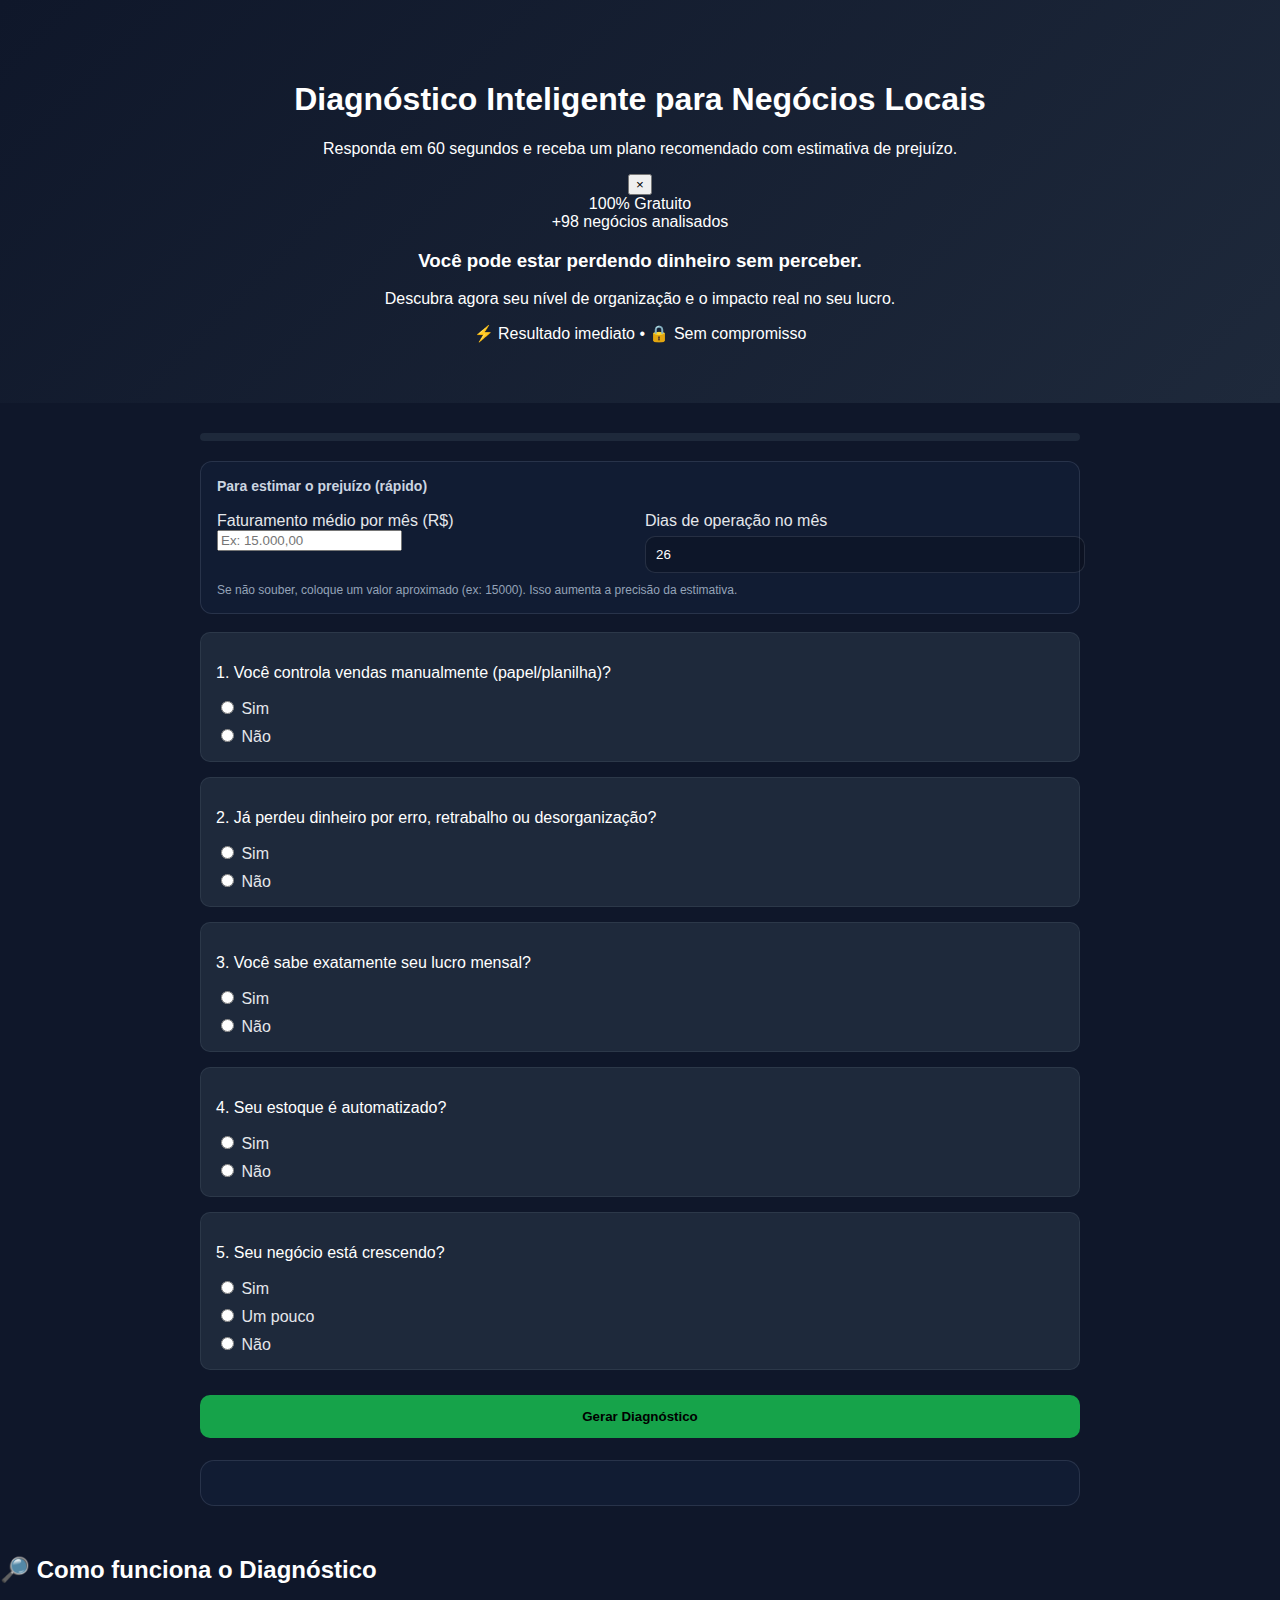
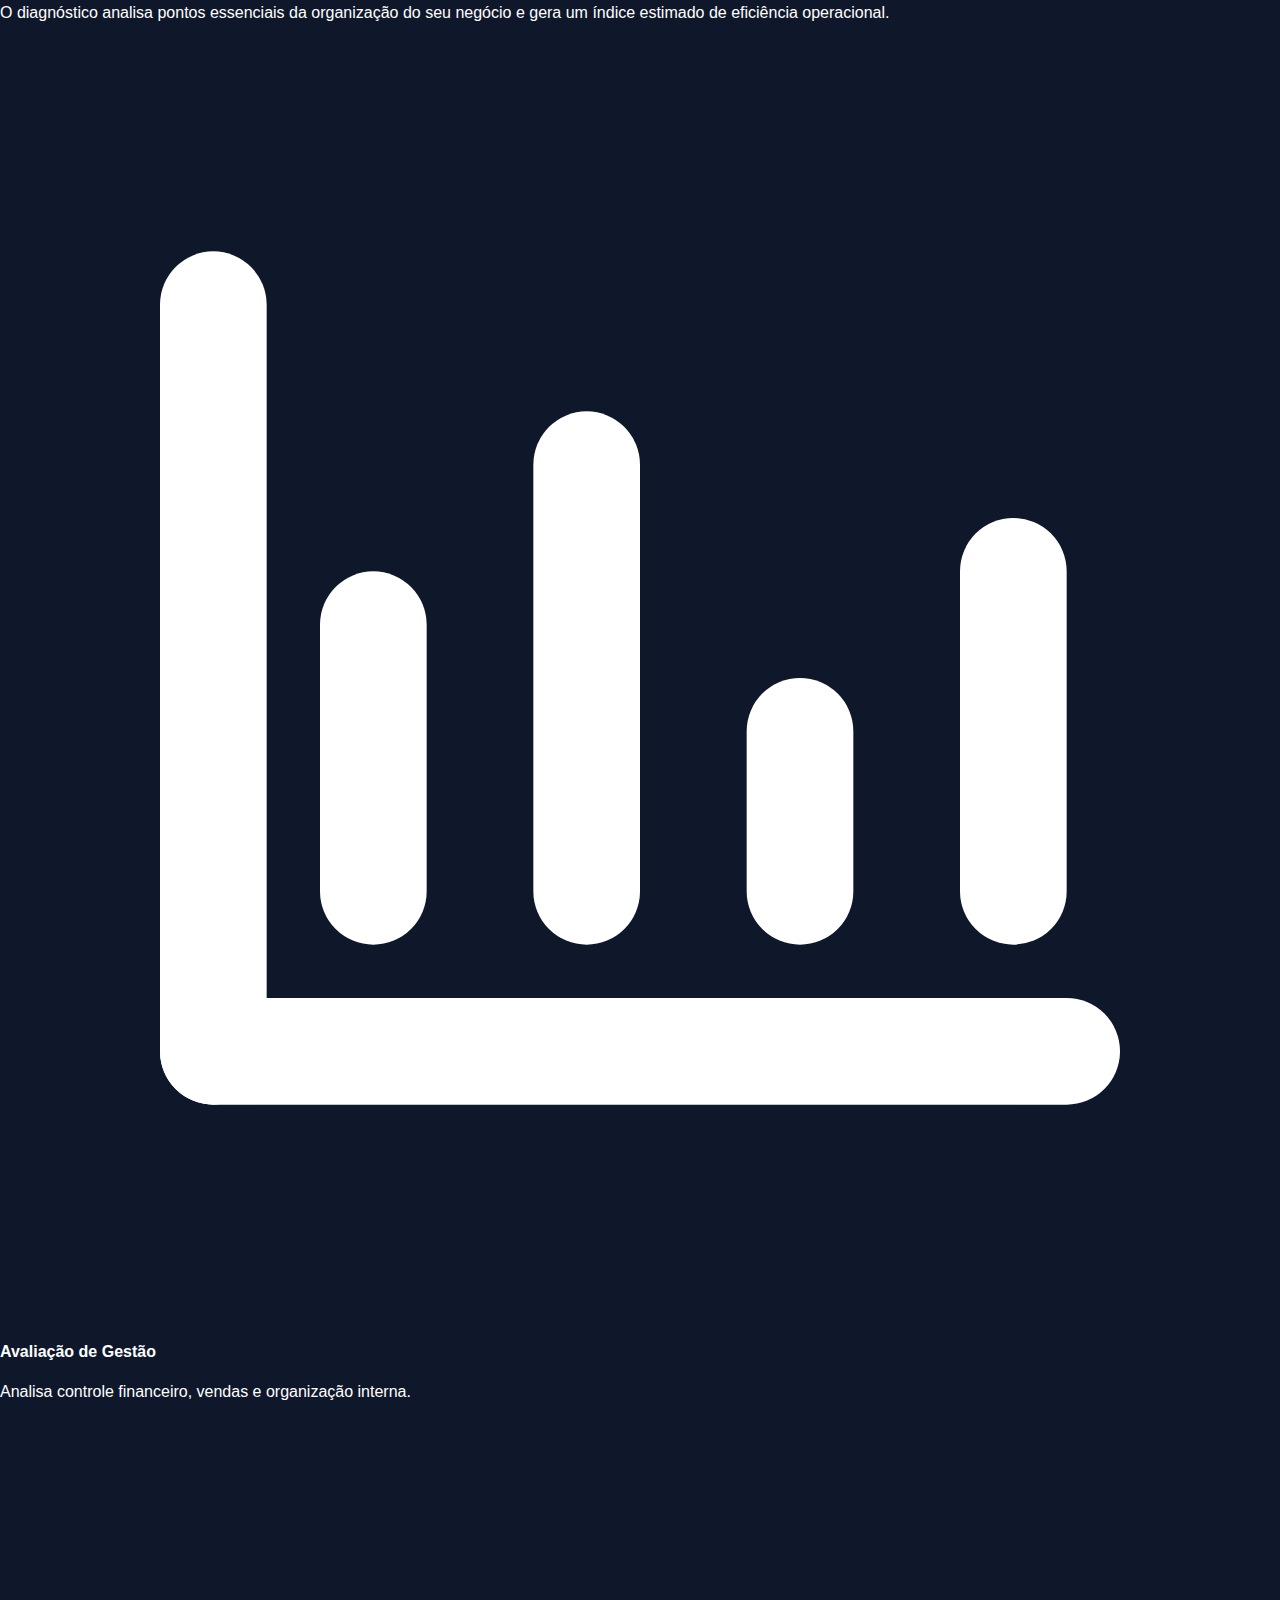
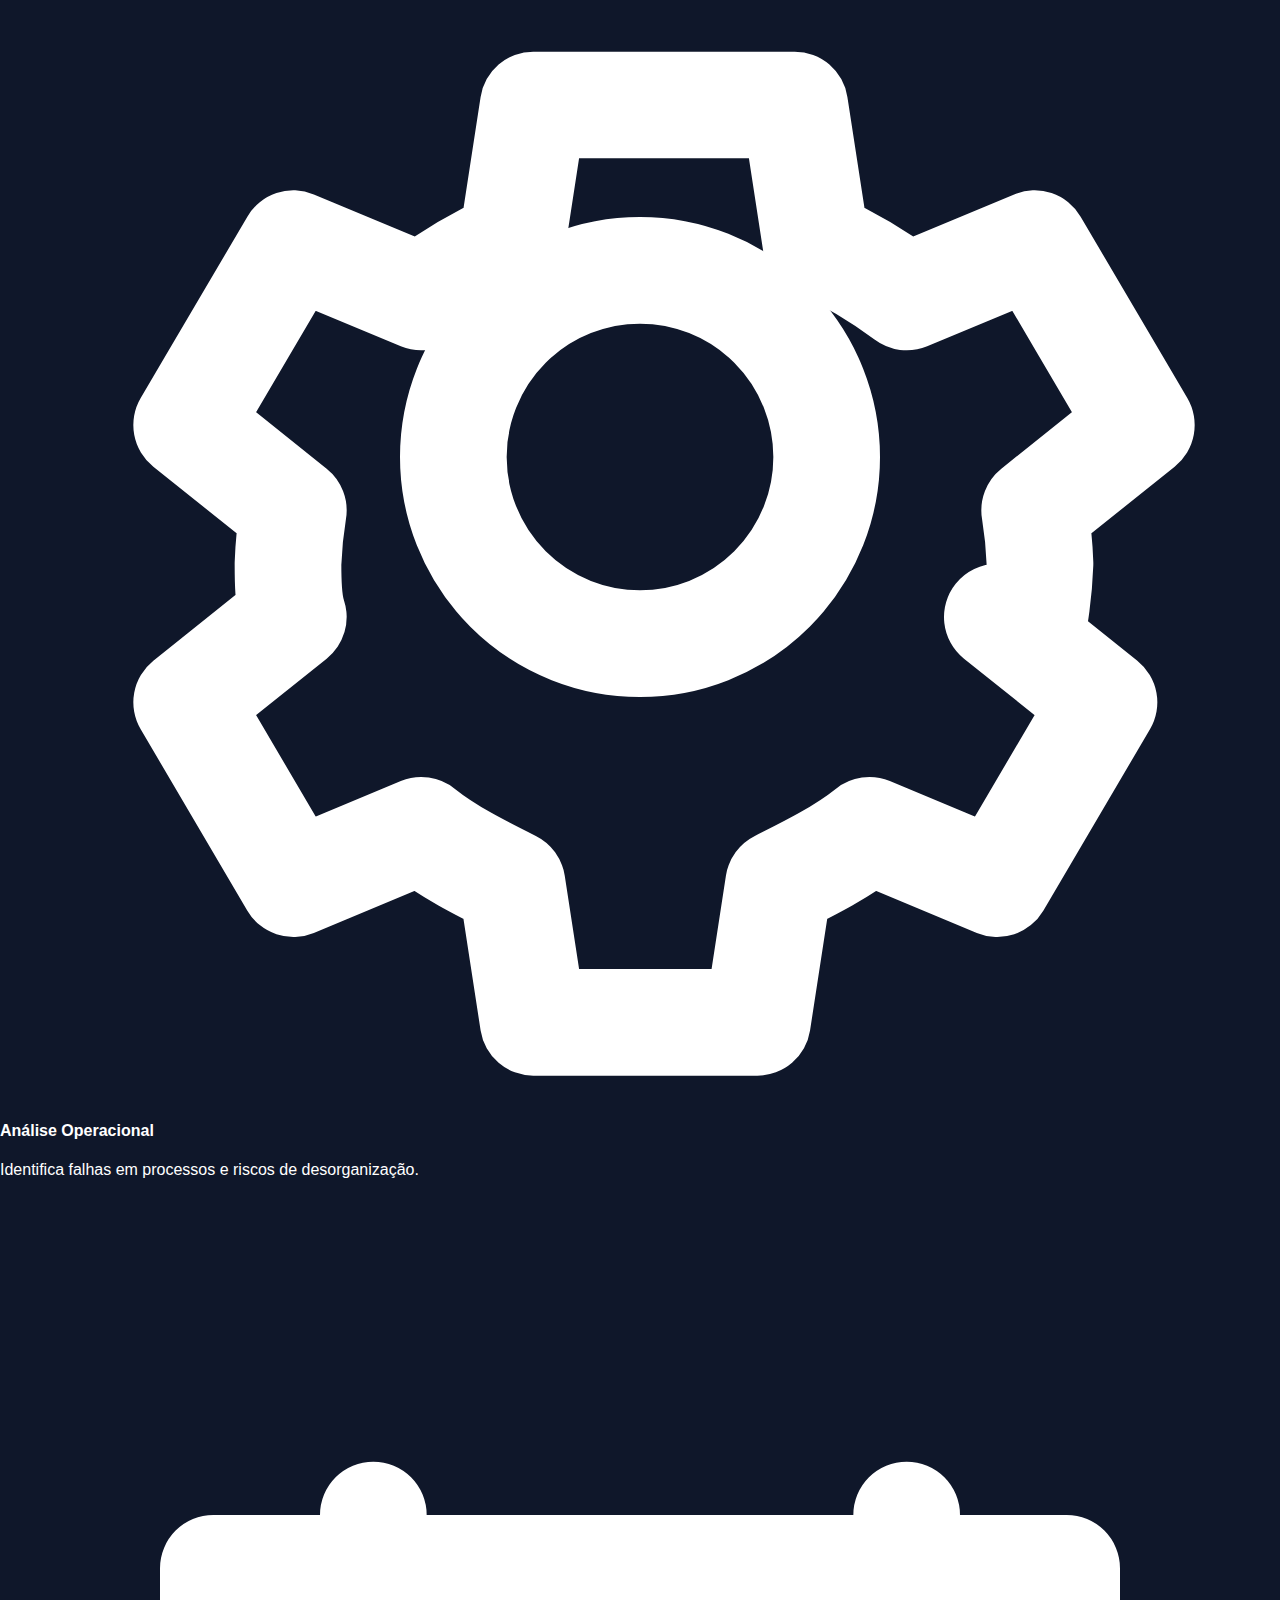
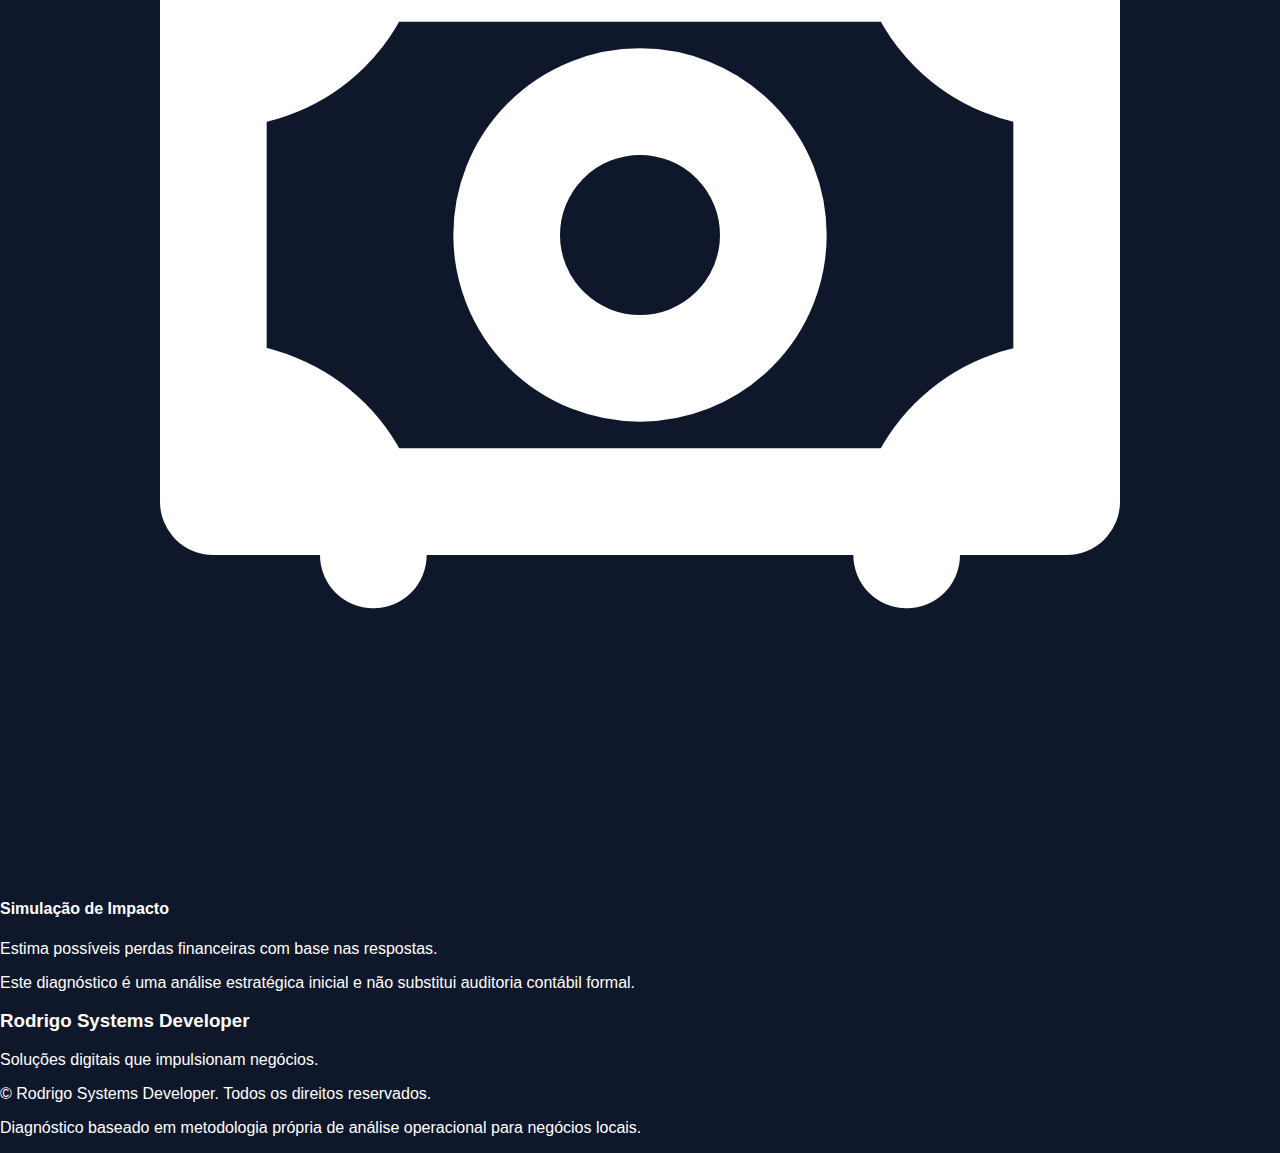
<file: index.html>
<!DOCTYPE html>
<html lang="pt-br">
<head>
  <meta charset="UTF-8" />
  <meta name="viewport" content="width=device-width, initial-scale=1.0" />
  <title>Diagnóstico Inteligente | Rodrigo Systems</title>

  <!-- CSS externo -->
  <link rel="stylesheet" href="css/style.css" />
</head>
 
<body>

<!-- HERO -->
<header class="hero">

  <div class="hero-content">
    <h1>Diagnóstico Inteligente para Negócios Locais</h1>
    <p>Responda em 60 segundos e receba um plano recomendado com estimativa de prejuízo.</p>
  </div>
  <!-- CARD FLUTUANTE -->
 
  <div class="hero-card" id="heroCard">

  <button class="close-card" onclick="fecharCard()">×</button>

  <div class="badge">100% Gratuito</div>

  <div class="social-proof">
   <span>+<span id="visitCount">124</span> negócios analisados</span>
  </div>


  <h3>Você pode estar perdendo dinheiro sem perceber.</h3>

  <p>
    Descubra agora seu nível de organização e o impacto real no seu lucro.
  </p>

  <div class="mini-highlight">
    ⚡ Resultado imediato • 🔒 Sem compromisso
  </div>

</div>


</header>

<section class="container">


    <!-- PROGRESSO -->
    <div class="progress-bar" aria-label="Progresso do diagnóstico">
      <div class="progress" id="progress"></div>
    </div>

    <!-- MINI CARD: DADOS PARA PREJUÍZO -->
    <div class="card-mini">
      <h3>Para estimar o prejuízo (rápido)</h3>

      <div class="mini-grid">
  <label>
    Faturamento médio por mês (R$)
    <input type="text" id="monthlyRevenue" inputmode="numeric" placeholder="Ex: 15.000,00">
  </label>

  <label>
    Dias de operação no mês
    <input type="number" id="workDays" value="26" min="0" step="1" />
  </label>
</div>

      <p class="mini-note">
        Se não souber, coloque um valor aproximado (ex: 15000). Isso aumenta a precisão da estimativa.
      </p>
    </div>

    <!-- QUIZ -->
    <form id="quiz" class="quiz" autocomplete="off">

      <div class="question">
        <p>1. Você controla vendas manualmente (papel/planilha)?</p>
        <label><input type="radio" name="q1" value="2" /> Sim</label>
        <label><input type="radio" name="q1" value="0" /> Não</label>
      </div>

      <div class="question">
        <p>2. Já perdeu dinheiro por erro, retrabalho ou desorganização?</p>
        <label><input type="radio" name="q2" value="2" /> Sim</label>
        <label><input type="radio" name="q2" value="0" /> Não</label>
      </div>

      <div class="question">
        <p>3. Você sabe exatamente seu lucro mensal?</p>
        <label><input type="radio" name="q3" value="0" /> Sim</label>
        <label><input type="radio" name="q3" value="2" /> Não</label>
      </div>

      <div class="question">
        <p>4. Seu estoque é automatizado?</p>
        <label><input type="radio" name="q4" value="0" /> Sim</label>
        <label><input type="radio" name="q4" value="2" /> Não</label>
      </div>

      <div class="question">
        <p>5. Seu negócio está crescendo?</p>
        <label><input type="radio" name="q5" value="0" /> Sim</label>
        <label><input type="radio" name="q5" value="1" /> Um pouco</label>
        <label><input type="radio" name="q5" value="2" /> Não</label>
      </div>

      <button type="button" class="btn" onclick="calcular()">
        Gerar Diagnóstico
      </button>
    </form>

    <!-- RESULTADO -->
    <div id="resultado" class="resultado" aria-live="polite"></div>

    <!-- DEPOIMENTOS -->
    <div id="depoimentos" class="depoimentos hidden">
      <h3>O que donos de negócio dizem</h3>

      <div class="testimonials">
        <div class="t-card">
          <p>“Depois do sistema, parei de perder pedido e consegui enxergar o lucro do dia.”</p>
          <span>— Delivery local</span>
        </div>

        <div class="t-card">
          <p>“O estoque deixou de ser dor de cabeça. Hoje eu compro certo e sobra menos.”</p>
          <span>— Comércio</span>
        </div>

        <div class="t-card">
          <p>“O painel mostrou onde eu estava perdendo dinheiro sem perceber.”</p>
          <span>— Prestador de serviço</span>
        </div>
      </div>

      <p class="trust">✅ Diagnóstico gratuito • ✅ Recomendação personalizada • ✅ Sem compromisso</p>
    </div>

  </section>

  <!-- SEÇÃO METODOLOGIA (SVG PREMIUM) -->
  <section class="metodologia">
    <div class="metodo-container">

      <h2>🔎 Como funciona o Diagnóstico</h2>

      <p class="metodo-intro">
        O diagnóstico analisa pontos essenciais da organização do seu negócio e gera um índice estimado de eficiência operacional.
      </p>

      <div class="metodo-grid">

        <!-- Card 1 -->
        <div class="metodo-card">
          <div class="icon-badge" aria-hidden="true">
            <!-- SVG: Analytics -->
            <svg class="metodo-icon" viewBox="0 0 24 24" fill="none">
              <path d="M4 19V5" stroke="currentColor" stroke-width="2" stroke-linecap="round"/>
              <path d="M4 19H20" stroke="currentColor" stroke-width="2" stroke-linecap="round"/>
              <path d="M7 16V11" stroke="currentColor" stroke-width="2" stroke-linecap="round"/>
              <path d="M11 16V8" stroke="currentColor" stroke-width="2" stroke-linecap="round"/>
              <path d="M15 16V13" stroke="currentColor" stroke-width="2" stroke-linecap="round"/>
              <path d="M19 16V10" stroke="currentColor" stroke-width="2" stroke-linecap="round"/>
            </svg>
          </div>
          <h4>Avaliação de Gestão</h4>
          <p>Analisa controle financeiro, vendas e organização interna.</p>
        </div>

        <!-- Card 2 -->
        <div class="metodo-card">
          <div class="icon-badge" aria-hidden="true">
            <!-- SVG: Settings/Process -->
            <svg class="metodo-icon" viewBox="0 0 24 24" fill="none">
              <path d="M12 15.5a3.5 3.5 0 1 0 0-7 3.5 3.5 0 0 0 0 7Z" stroke="currentColor" stroke-width="2"/>
              <path d="M19.4 15a7.9 7.9 0 0 0 .1-1 7.9 7.9 0 0 0-.1-1l2-1.6-2-3.4-2.4 1a8.6 8.6 0 0 0-1.7-1l-.4-2.6H10l-.4 2.6a8.6 8.6 0 0 0-1.7 1l-2.4-1-2 3.4 2 1.6a7.9 7.9 0 0 0-.1 1c0 .3 0 .7.1 1l-2 1.6 2 3.4 2.4-1c.5.4 1.1.7 1.7 1l.4 2.6h4.2l.4-2.6c.6-.3 1.2-.6 1.7-1l2.4 1 2-3.4-2-1.6Z"
                stroke="currentColor" stroke-width="2" stroke-linejoin="round"/>
            </svg>
          </div>
          <h4>Análise Operacional</h4>
          <p>Identifica falhas em processos e riscos de desorganização.</p>
        </div>

        <!-- Card 3 -->
        <div class="metodo-card">
          <div class="icon-badge" aria-hidden="true">
            <!-- SVG: Money -->
            <svg class="metodo-icon" viewBox="0 0 24 24" fill="none">
              <path d="M4 7h16v10H4V7Z" stroke="currentColor" stroke-width="2" stroke-linejoin="round"/>
              <path d="M12 14.5a2.5 2.5 0 1 0 0-5 2.5 2.5 0 0 0 0 5Z" stroke="currentColor" stroke-width="2"/>
              <path d="M4 9c1.7 0 3-1.3 3-3M20 9c-1.7 0-3-1.3-3-3M4 15c1.7 0 3 1.3 3 3M20 15c-1.7 0-3 1.3-3 3"
                stroke="currentColor" stroke-width="2" stroke-linecap="round"/>
            </svg>
          </div>
          <h4>Simulação de Impacto</h4>
          <p>Estima possíveis perdas financeiras com base nas respostas.</p>
        </div>

      </div>

      <p class="metodo-footer">
        Este diagnóstico é uma análise estratégica inicial e não substitui auditoria contábil formal.
      </p>

    </div>
  </section>

  <!-- JS externo -->
  <script src="js/script.js"></script>

  <footer class="footer">

  <div class="footer-container">

    <div class="footer-brand">
      <h3>Rodrigo Systems Developer</h3>
      <p>Soluções digitais que impulsionam negócios.</p>
    </div>

    <div class="footer-copy">
      <p>
        © <span id="year"></span> Rodrigo Systems Developer. 
        Todos os direitos reservados.
      </p>
      <p class="footer-mini">
        Diagnóstico baseado em metodologia própria de análise operacional para negócios locais.
      </p>
    </div>

  </div>

</body>
</html>
</file>
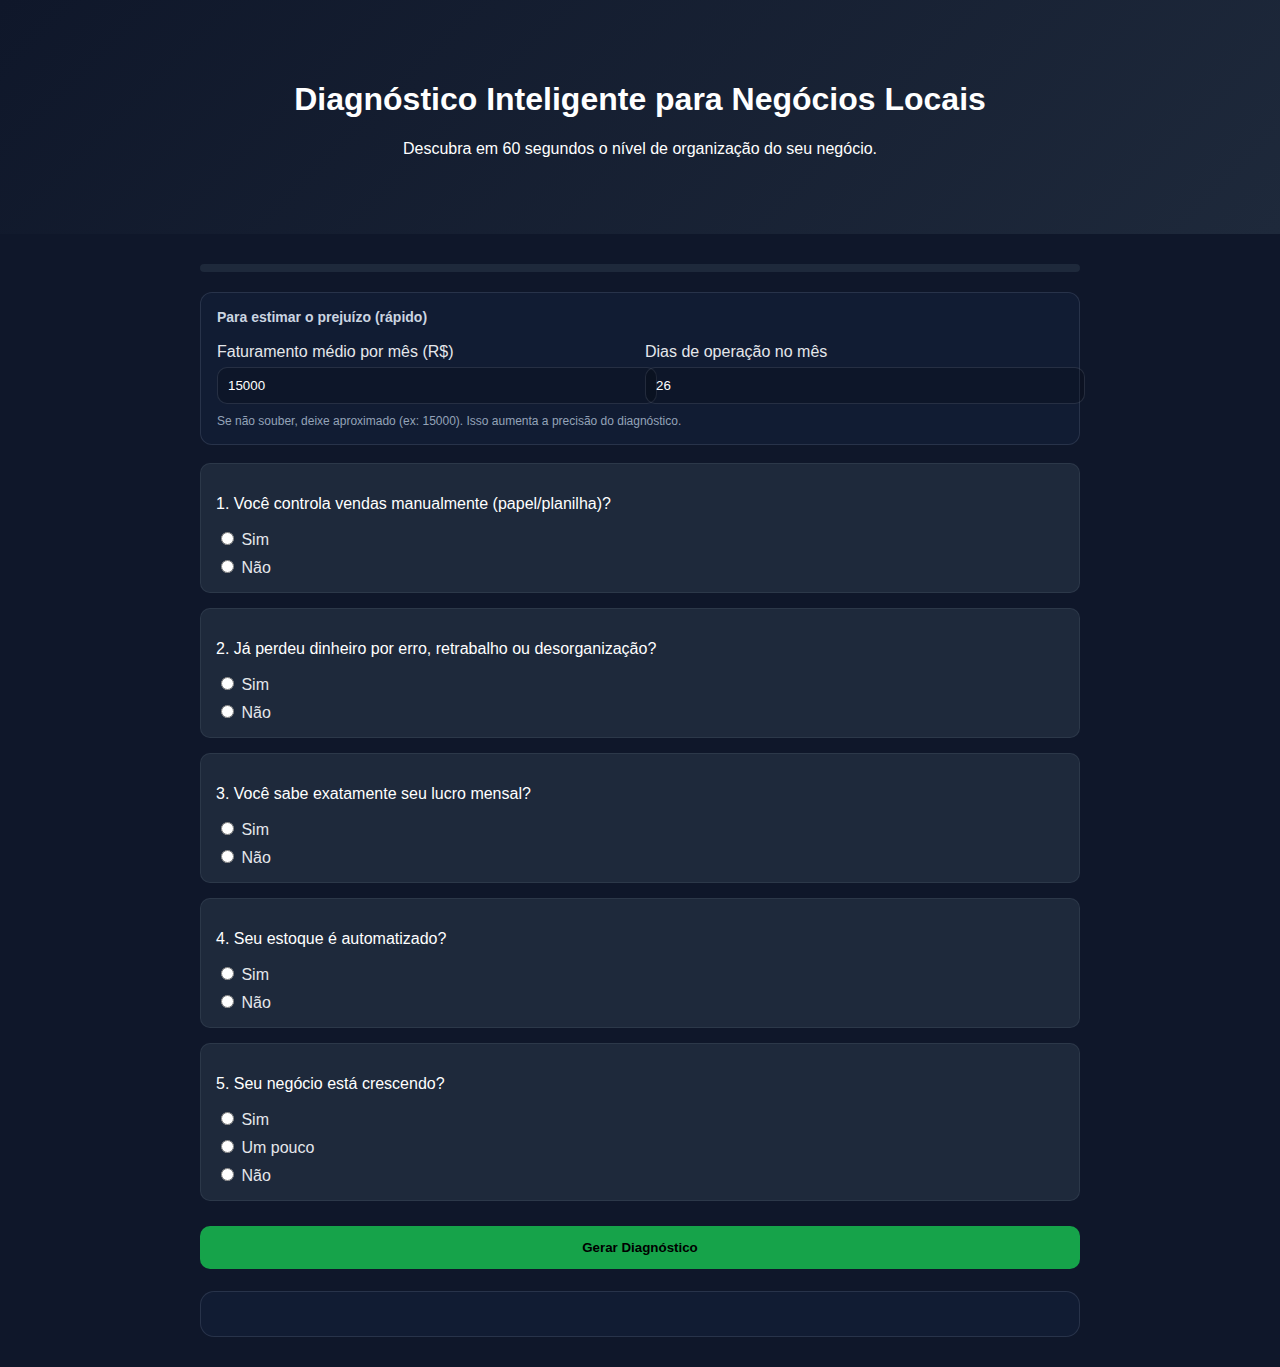
<file: diagnostico-saas/index.html>
<!DOCTYPE html>
<html lang="pt-br">
<head>
<meta charset="UTF-8">
<meta name="viewport" content="width=device-width, initial-scale=1.0">
<title>Diagnóstico Inteligente | Rodrigo Systems</title>
<link rel="stylesheet" href="css/style.css">
</head>
<body>

<header class="hero">
  <h1>Diagnóstico Inteligente para Negócios Locais</h1>
  <p>Descubra em 60 segundos o nível de organização do seu negócio.</p>
</header>

<section class="container">

  <div class="progress-bar">
    <div class="progress" id="progress"></div>
  </div>

  <!-- Inputs extras para simulação -->
  <div class="card-mini">
    <h3>Para estimar o prejuízo (rápido)</h3>
    <div class="mini-grid">
      <label>
        Faturamento médio por mês (R$)
        <input type="number" id="monthlyRevenue" value="15000" min="0" step="100">
      </label>

      <label>
        Dias de operação no mês
        <input type="number" id="workDays" value="26" min="0" step="1">
      </label>
    </div>
    <p class="mini-note">
      Se não souber, deixe aproximado (ex: 15000). Isso aumenta a precisão do diagnóstico.
    </p>
  </div>

  <form id="quiz">

    <div class="question">
      <p>1. Você controla vendas manualmente (papel/planilha)?</p>
      <label><input type="radio" name="q1" value="2"> Sim</label>
      <label><input type="radio" name="q1" value="0"> Não</label>
    </div>

    <div class="question">
      <p>2. Já perdeu dinheiro por erro, retrabalho ou desorganização?</p>
      <label><input type="radio" name="q2" value="2"> Sim</label>
      <label><input type="radio" name="q2" value="0"> Não</label>
    </div>

    <div class="question">
      <p>3. Você sabe exatamente seu lucro mensal?</p>
      <label><input type="radio" name="q3" value="0"> Sim</label>
      <label><input type="radio" name="q3" value="2"> Não</label>
    </div>

    <div class="question">
      <p>4. Seu estoque é automatizado?</p>
      <label><input type="radio" name="q4" value="0"> Sim</label>
      <label><input type="radio" name="q4" value="2"> Não</label>
    </div>

    <div class="question">
      <p>5. Seu negócio está crescendo?</p>
      <label><input type="radio" name="q5" value="0"> Sim</label>
      <label><input type="radio" name="q5" value="1"> Um pouco</label>
      <label><input type="radio" name="q5" value="2"> Não</label>
    </div>

    <button type="button" onclick="calcular()" class="btn">
      Gerar Diagnóstico
    </button>
  </form>

  <div id="resultado" class="resultado"></div>

  <!-- Depoimentos (aparecem após resultado) -->
  <div id="depoimentos" class="depoimentos hidden">
    <h3>O que donos de negócio dizem</h3>

    <div class="testimonials">
      <div class="t-card">
        <p>“Depois do sistema, parei de perder pedido e consegui enxergar o lucro do dia.”</p>
        <span>— Delivery Local</span>
      </div>
      <div class="t-card">
        <p>“O estoque deixou de ser dor de cabeça. Hoje eu compro certo e sobra menos.”</p>
        <span>— Comércio</span>
      </div>
      <div class="t-card">
        <p>“O painel me mostrou onde eu estava perdendo dinheiro sem perceber.”</p>
        <span>— Prestador de serviço</span>
      </div>
    </div>

    <p class="trust">✅ Diagnóstico gratuito • ✅ Recomendação personalizada • ✅ Sem compromisso</p>
  </div>

</section>

<script src="js/script.js"></script>
</body>
</html>
</file>
<file: css/style.css>
body{
  margin:0;
  font-family: 'Segoe UI', sans-serif;
  background:#0f172a;
  color:white;
}

.hero{
  text-align:center;
  padding:60px 20px;
  background:linear-gradient(135deg,#0f172a,#1e293b);
}

.container{
  max-width:880px;
  margin:auto;
  padding:30px 20px;
}

.progress-bar{
  height:8px;
  background:#1e293b;
  border-radius:10px;
  overflow:hidden;
  margin-bottom:20px;
}

.progress{
  height:100%;
  width:0%;
  background:#16a34a;
  transition:0.4s;
}

.card-mini{
  background:#111c33;
  border:1px solid rgba(148,163,184,.18);
  padding:16px;
  border-radius:12px;
  margin-bottom:18px;
}

.card-mini h3{
  margin:0 0 10px;
  font-size:14px;
  color:#cbd5e1;
}

.mini-grid{
  display:grid;
  grid-template-columns:1fr 1fr;
  gap:10px;
}

.mini-note{
  margin:10px 0 0;
  font-size:12px;
  color:#94a3b8;
}

.question{
  background:#1e293b;
  padding:15px;
  margin-bottom:15px;
  border-radius:10px;
  border:1px solid rgba(148,163,184,.12);
}

label{
  display:block;
  margin-top:8px;
  cursor:pointer;
  color:#e5e7eb;
}

input[type="number"]{
  width:100%;
  margin-top:6px;
  padding:10px;
  border-radius:10px;
  border:1px solid rgba(148,163,184,.18);
  background: rgba(0,0,0,.18);
  color:white;
  outline:none;
}

.btn{
  width:100%;
  padding:14px;
  background:#16a34a;
  border:none;
  border-radius:10px;
  font-weight:bold;
  cursor:pointer;
  margin-top:10px;
}

.resultado{
  margin-top:22px;
  padding:22px;
  background:#111c33;
  border:1px solid rgba(148,163,184,.18);
  border-radius:14px;
  text-align:center;
}

.score-circle{
  width:120px;
  height:120px;
  border-radius:50%;
  background:conic-gradient(#16a34a 0%, #16a34a 0%, #334155 0%);
  display:flex;
  align-items:center;
  justify-content:center;
  margin:18px auto 12px;
  font-size:22px;
  font-weight:bold;
}

.kpis{
  display:grid;
  grid-template-columns:1fr 1fr;
  gap:12px;
  margin-top:14px;
}

.kpi{
  background: rgba(255,255,255,.03);
  border:1px solid rgba(148,163,184,.12);
  border-radius:12px;
  padding:12px;
  text-align:left;
}

.kpi span{display:block;color:#94a3b8;font-size:12px;margin-bottom:6px}
.kpi strong{font-size:16px}

.alert{
  margin-top:14px;
  padding:12px;
  border-radius:12px;
  border:1px solid rgba(239,68,68,.35);
  background: rgba(239,68,68,.12);
  color:#fecaca;
  font-size:13px;
}

.depoimentos{
  margin-top:18px;
  padding:18px;
  background:#0b1428;
  border:1px solid rgba(148,163,184,.12);
  border-radius:14px;
}

.depoimentos h3{
  margin:0 0 12px;
  font-size:15px;
  color:#e5e7eb;
}

.testimonials{
  display:grid;
  grid-template-columns:1fr 1fr 1fr;
  gap:10px;
}

.t-card{
  background: rgba(255,255,255,.03);
  border:1px solid rgba(148,163,184,.12);
  border-radius:12px;
  padding:12px;
}

.t-card p{
  margin:0 0 10px;
  font-size:13px;
  color:#e5e7eb;
}

.t-card span{
  font-size:12px;
  color:#94a3b8;
}

.trust{
  margin:12px 0 0;
  font-size:12px;
  color:#cbd5e1;
}

.hidden{display:none}

@media(max-width:900px){
  .mini-grid{grid-template-columns:1fr}
  .kpis{grid-template-columns:1fr}
  .testimonials{grid-template-columns:1fr}
}
</file>
<file: diagnostico-saas/css/style.css>
body{
  margin:0;
  font-family: 'Segoe UI', sans-serif;
  background:#0f172a;
  color:white;
}

.hero{
  text-align:center;
  padding:60px 20px;
  background:linear-gradient(135deg,#0f172a,#1e293b);
}

.container{
  max-width:880px;
  margin:auto;
  padding:30px 20px;
}

.progress-bar{
  height:8px;
  background:#1e293b;
  border-radius:10px;
  overflow:hidden;
  margin-bottom:20px;
}

.progress{
  height:100%;
  width:0%;
  background:#16a34a;
  transition:0.4s;
}

.card-mini{
  background:#111c33;
  border:1px solid rgba(148,163,184,.18);
  padding:16px;
  border-radius:12px;
  margin-bottom:18px;
}

.card-mini h3{
  margin:0 0 10px;
  font-size:14px;
  color:#cbd5e1;
}

.mini-grid{
  display:grid;
  grid-template-columns:1fr 1fr;
  gap:10px;
}

.mini-note{
  margin:10px 0 0;
  font-size:12px;
  color:#94a3b8;
}

.question{
  background:#1e293b;
  padding:15px;
  margin-bottom:15px;
  border-radius:10px;
  border:1px solid rgba(148,163,184,.12);
}

label{
  display:block;
  margin-top:8px;
  cursor:pointer;
  color:#e5e7eb;
}

input[type="number"]{
  width:100%;
  margin-top:6px;
  padding:10px;
  border-radius:10px;
  border:1px solid rgba(148,163,184,.18);
  background: rgba(0,0,0,.18);
  color:white;
  outline:none;
}

.btn{
  width:100%;
  padding:14px;
  background:#16a34a;
  border:none;
  border-radius:10px;
  font-weight:bold;
  cursor:pointer;
  margin-top:10px;
}

.resultado{
  margin-top:22px;
  padding:22px;
  background:#111c33;
  border:1px solid rgba(148,163,184,.18);
  border-radius:14px;
  text-align:center;
}

.score-circle{
  width:120px;
  height:120px;
  border-radius:50%;
  background:conic-gradient(#16a34a 0%, #16a34a 0%, #334155 0%);
  display:flex;
  align-items:center;
  justify-content:center;
  margin:18px auto 12px;
  font-size:22px;
  font-weight:bold;
}

.kpis{
  display:grid;
  grid-template-columns:1fr 1fr;
  gap:12px;
  margin-top:14px;
}

.kpi{
  background: rgba(255,255,255,.03);
  border:1px solid rgba(148,163,184,.12);
  border-radius:12px;
  padding:12px;
  text-align:left;
}

.kpi span{display:block;color:#94a3b8;font-size:12px;margin-bottom:6px}
.kpi strong{font-size:16px}

.alert{
  margin-top:14px;
  padding:12px;
  border-radius:12px;
  border:1px solid rgba(239,68,68,.35);
  background: rgba(239,68,68,.12);
  color:#fecaca;
  font-size:13px;
}

.depoimentos{
  margin-top:18px;
  padding:18px;
  background:#0b1428;
  border:1px solid rgba(148,163,184,.12);
  border-radius:14px;
}

.depoimentos h3{
  margin:0 0 12px;
  font-size:15px;
  color:#e5e7eb;
}

.testimonials{
  display:grid;
  grid-template-columns:1fr 1fr 1fr;
  gap:10px;
}

.t-card{
  background: rgba(255,255,255,.03);
  border:1px solid rgba(148,163,184,.12);
  border-radius:12px;
  padding:12px;
}

.t-card p{
  margin:0 0 10px;
  font-size:13px;
  color:#e5e7eb;
}

.t-card span{
  font-size:12px;
  color:#94a3b8;
}

.trust{
  margin:12px 0 0;
  font-size:12px;
  color:#cbd5e1;
}

.hidden{display:none}

@media(max-width:900px){
  .mini-grid{grid-template-columns:1fr}
  .kpis{grid-template-columns:1fr}
  .testimonials{grid-template-columns:1fr}
}
</file>
